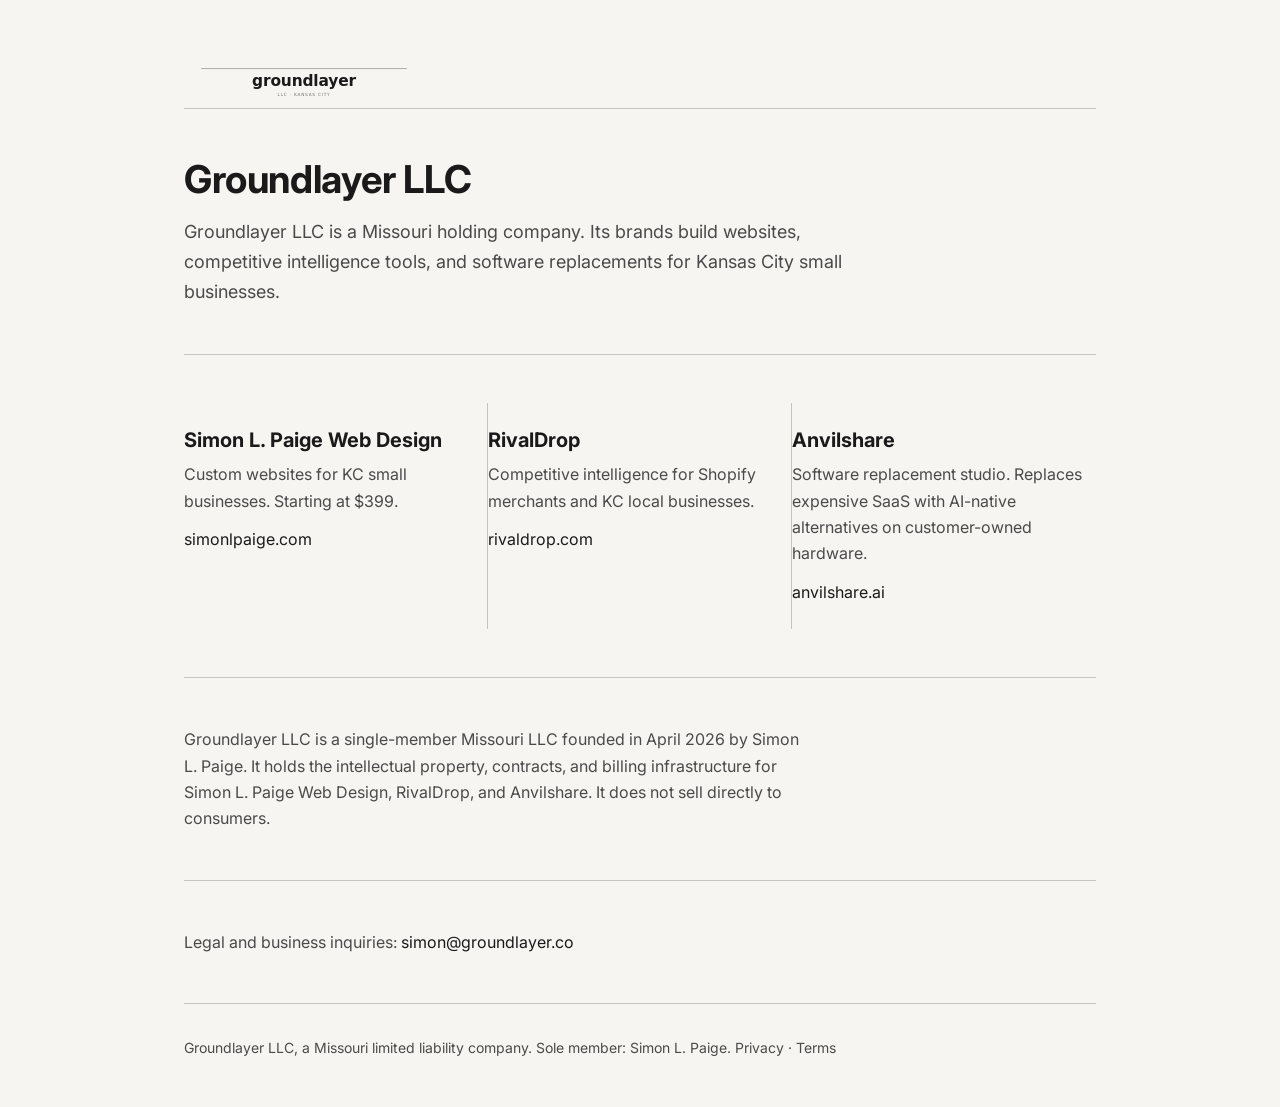
<file: index.html>
<!DOCTYPE html>
<html lang="en">
<head>
  <meta charset="UTF-8">
  <meta name="viewport" content="width=device-width, initial-scale=1.0">
  <title>Groundlayer LLC</title>
  <meta name="description" content="Groundlayer LLC is a Missouri holding company. Its brands build websites, competitive intelligence tools, and software replacements for Kansas City small businesses.">
  <link rel="canonical" href="https://groundlayer.co/">
  <link rel="icon" href="/assets/favicon.svg" type="image/svg+xml">
  <link rel="preconnect" href="https://fonts.googleapis.com">
  <link rel="preconnect" href="https://fonts.gstatic.com" crossorigin>
  <link href="https://fonts.googleapis.com/css2?family=Inter:wght@400;500;700&display=swap" rel="stylesheet">
  <link rel="stylesheet" href="/css/site.css">
  <!-- Open Graph -->
  <meta property="og:title" content="Groundlayer LLC">
  <meta property="og:description" content="Missouri holding company for Simon L. Paige Web Design, RivalDrop, and Anvilshare.">
  <meta property="og:type" content="website">
  <meta property="og:url" content="https://groundlayer.co/">
  <meta name="twitter:card" content="summary">
  <meta name="twitter:title" content="Groundlayer LLC">
  <meta name="twitter:description" content="Missouri holding company for Simon L. Paige Web Design, RivalDrop, and Anvilshare.">
  <!-- Schema.org -->
  <script type="application/ld+json">
  {
    "@context": "https://schema.org",
    "@type": "Organization",
    "name": "Groundlayer LLC",
    "url": "https://groundlayer.co",
    "description": "Missouri holding company for Simon L. Paige Web Design, RivalDrop, and Anvilshare.",
    "foundingDate": "2026-04",
    "founder": {
      "@type": "Person",
      "name": "Simon L. Paige"
    },
    "address": {
      "@type": "PostalAddress",
      "addressLocality": "Kansas City",
      "addressRegion": "MO",
      "addressCountry": "US"
    }
  }
  </script>
</head>
<body>

  <a href="#main-content" class="skip-link">Skip to content</a>

  <div class="container">

    <header class="site-header">
      <a href="/" aria-label="Groundlayer LLC home">
        <img src="/assets/logo.svg" alt="Groundlayer LLC" class="logo" width="560" height="140">
      </a>
    </header>

    <hr>

    <section id="main-content" class="hero">
      <h1>Groundlayer LLC</h1>
      <p>Groundlayer LLC is a Missouri holding company. Its brands build websites, competitive intelligence tools, and software replacements for Kansas City small businesses.</p>
    </section>

    <hr>

    <section class="brands" aria-label="Child brands">
      <div class="brand-item">
        <h2>Simon L. Paige Web Design</h2>
        <p>Custom websites for KC small businesses. Starting at $399.</p>
        <a href="https://simonlpaige.com">simonlpaige.com</a>
      </div>
      <div class="brand-item">
        <h2>RivalDrop</h2>
        <p>Competitive intelligence for Shopify merchants and KC local businesses.</p>
        <a href="https://rivaldrop.com">rivaldrop.com</a>
      </div>
      <div class="brand-item">
        <h2>Anvilshare</h2>
        <p>Software replacement studio. Replaces expensive SaaS with AI-native alternatives on customer-owned hardware.</p>
        <a href="https://anvilshare.ai">anvilshare.ai</a>
      </div>
    </section>

    <hr>

    <section class="about">
      <p>Groundlayer LLC is a single-member Missouri LLC founded in April 2026 by Simon L. Paige. It holds the intellectual property, contracts, and billing infrastructure for Simon L. Paige Web Design, RivalDrop, and Anvilshare. It does not sell directly to consumers.</p>
    </section>

    <hr>

    <section class="contact">
      <p>Legal and business inquiries: <a href="mailto:simon@groundlayer.co">simon@groundlayer.co</a></p>
    </section>

    <hr>

    <footer class="site-footer">
      <p>Groundlayer LLC, a Missouri limited liability company. Sole member: Simon L. Paige. <a href="/privacy.html">Privacy</a> &middot; <a href="/terms.html">Terms</a></p>
    </footer>

  </div>

</body>
</html>
</file>
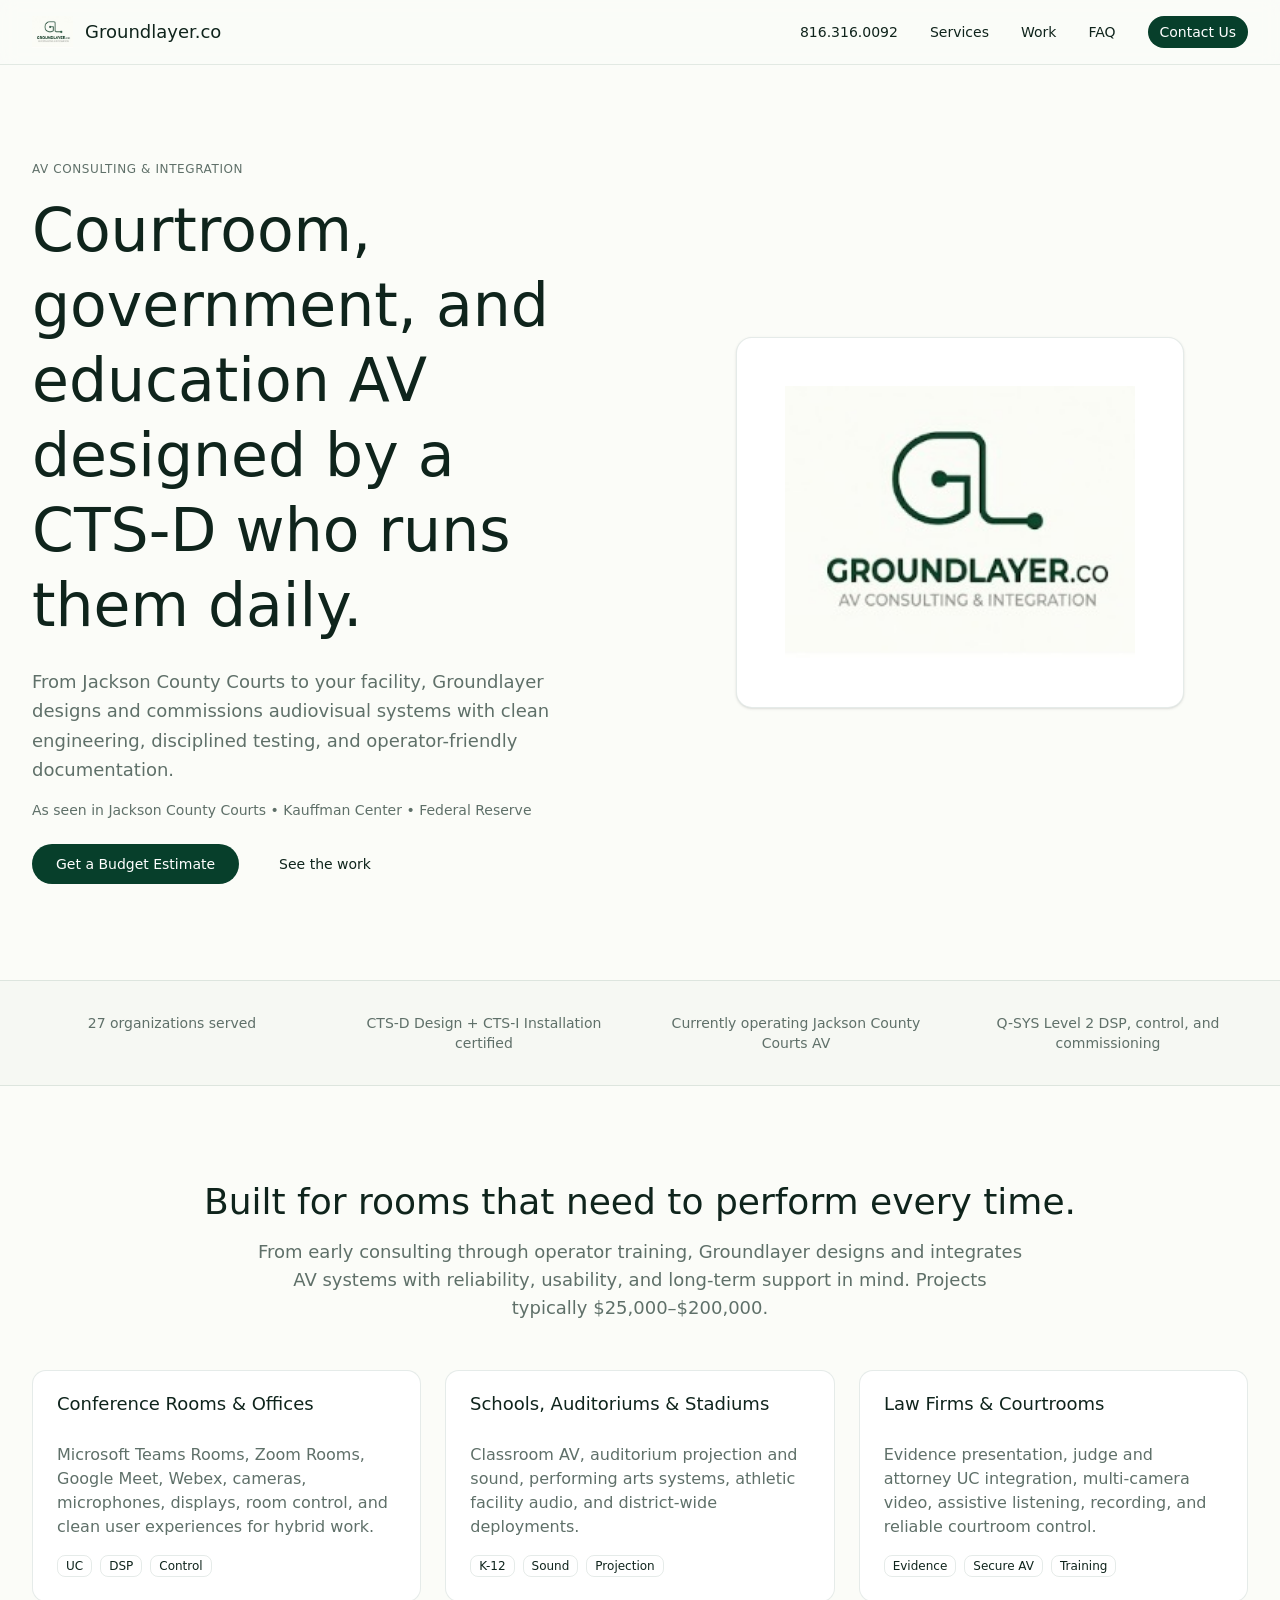
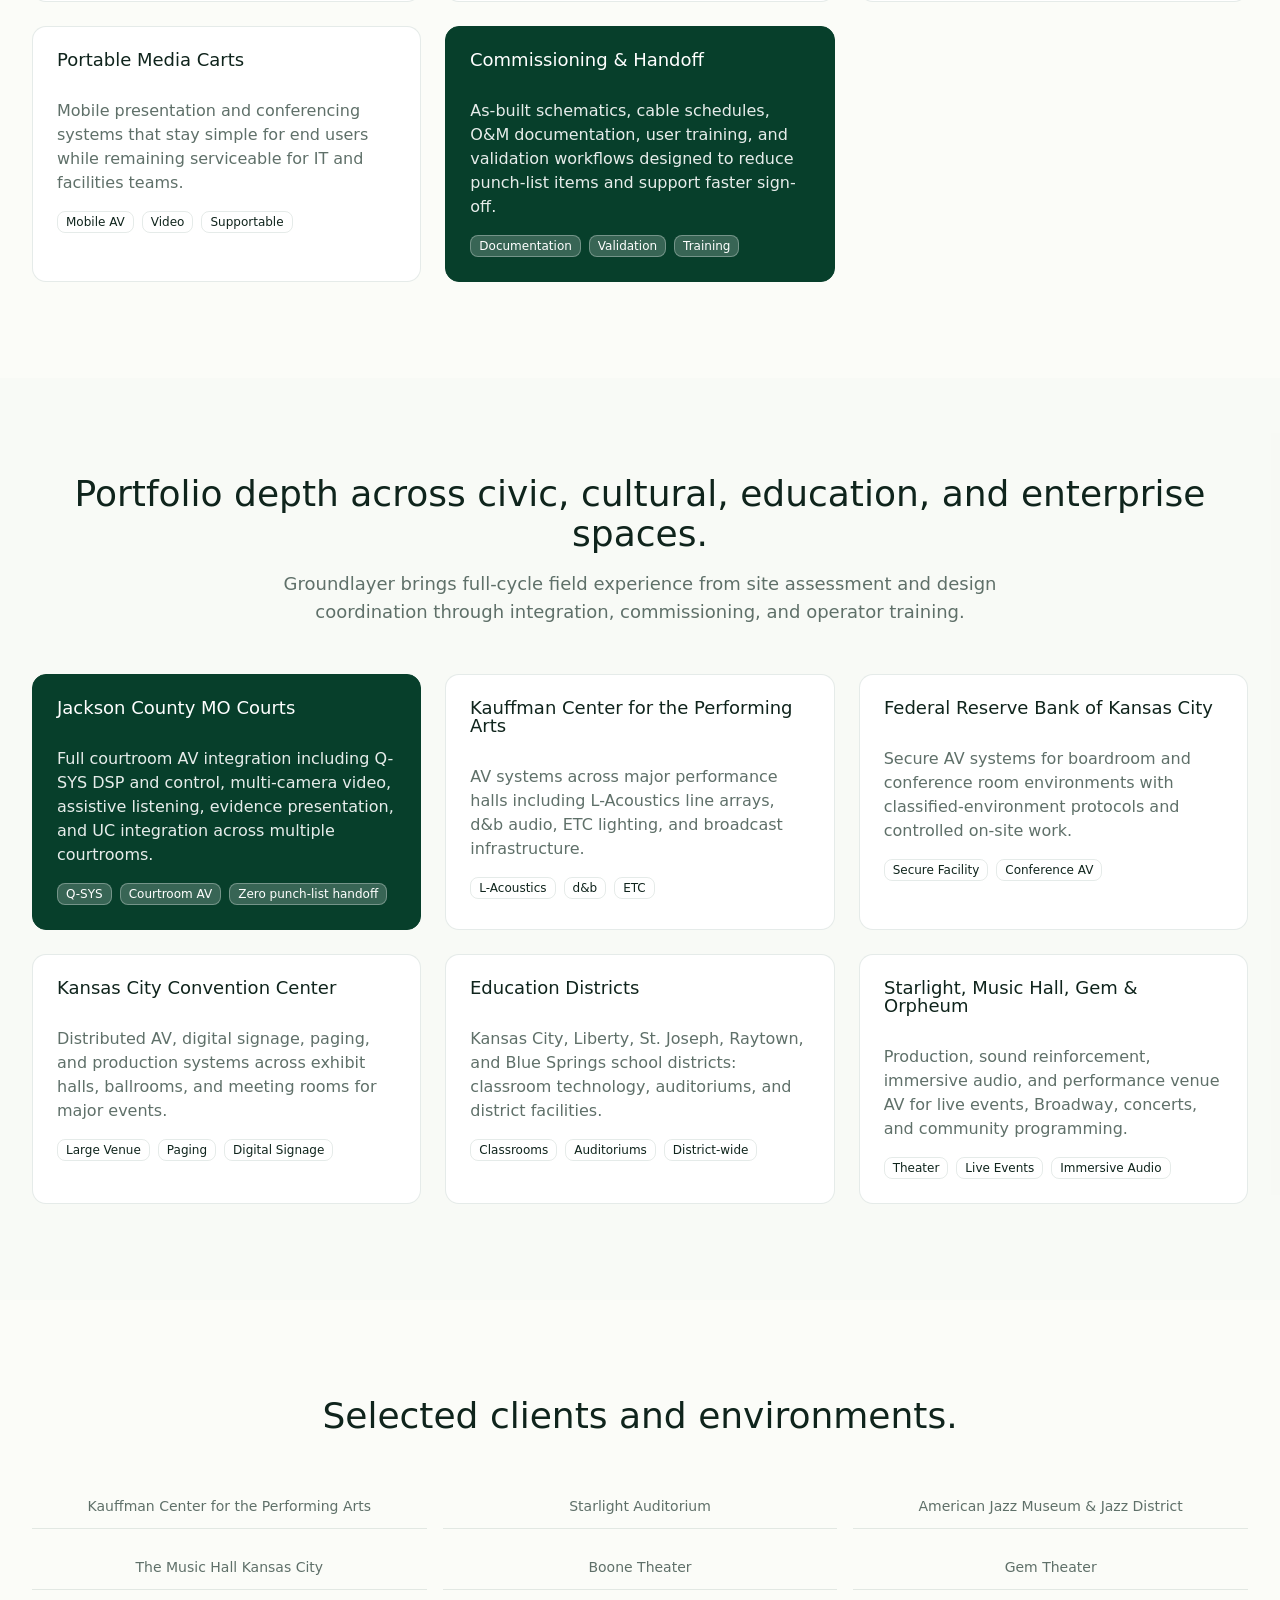
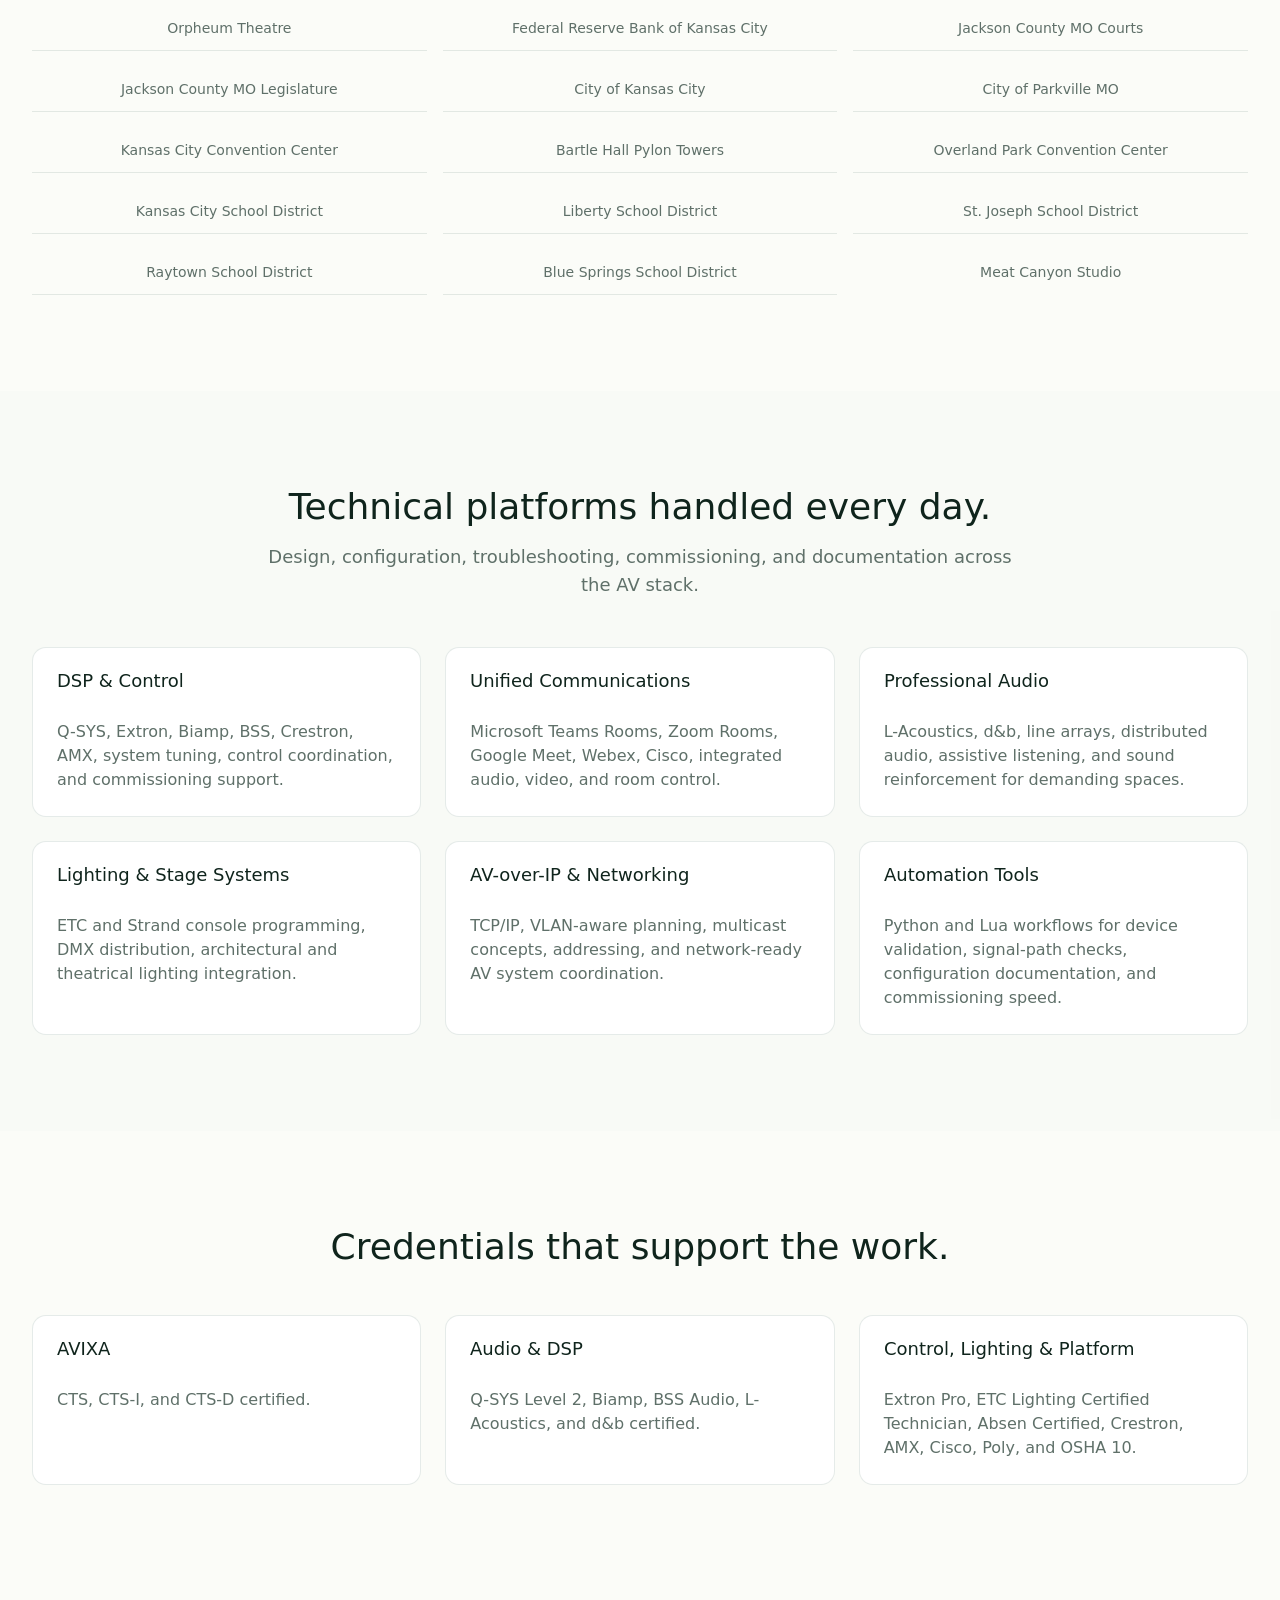
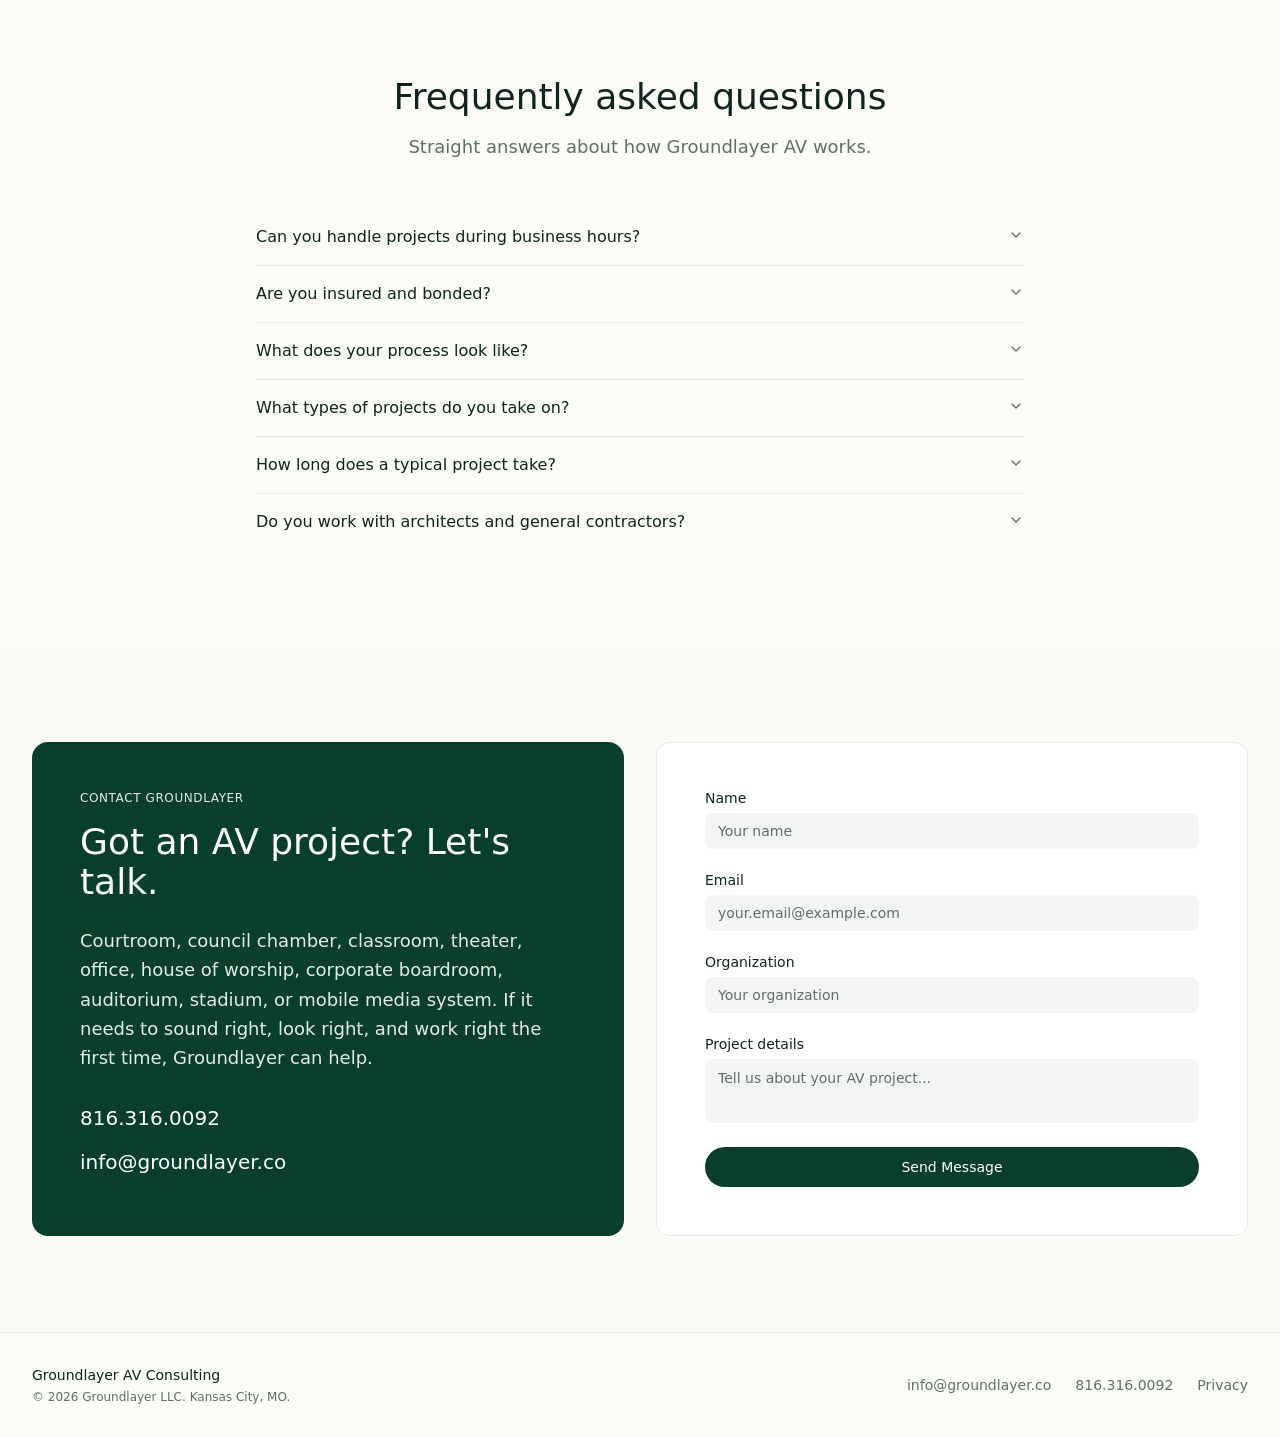
<file: av/index.html>
<!DOCTYPE html>
  <html lang="en">
    <head>
      
      <meta charset="UTF-8" />
      <meta name="viewport" content="width=device-width, initial-scale=1.0" />
      <title>Courtroom & Government AV Consulting | Kansas City | Groundlayer AV</title>
      <meta name="description" content="CTS-D certified AV design & commissioning for courtrooms, law firms, schools, and government facilities in Kansas City. Current Jackson County Courts AV operator. $25K–$200K projects." />
      <meta name="robots" content="index, follow" />
      <meta property="og:title" content="Courtroom & Government AV Consulting | Kansas City | Groundlayer AV" />
      <meta property="og:description" content="CTS-D certified AV design & commissioning for courtrooms, law firms, schools, and government. Current Jackson County Courts AV operator." />
      <meta property="og:type" content="website" />
      <meta property="og:url" content="https://groundlayer.co/av/" />
      <meta property="og:image" content="https://groundlayer.co/av/og-image.png" />
      <meta property="og:image:width" content="1200" />
      <meta property="og:image:height" content="630" />
      <meta property="og:image:alt" content="Groundlayer AV Consulting - CTS-D certified courtrooms and government AV" />
      <meta name="twitter:card" content="summary_large_image" />
      <meta name="twitter:title" content="Courtroom & Government AV Consulting | Kansas City" />
      <meta name="twitter:description" content="CTS-D certified AV design & commissioning. Current Jackson County Courts AV operator. $25K-$200K projects." />
      <meta name="twitter:image" content="https://groundlayer.co/av/og-image.png" />
      <link rel="canonical" href="https://groundlayer.co/av/" />
      <script type="application/ld+json">
      {
        "@context": "https://schema.org",
        "@graph": [
          {
            "@type": "LocalBusiness",
            "@id": "https://groundlayer.co/av/#business",
            "name": "Groundlayer AV Consulting",
            "description": "CTS-D certified AV design, integration, and commissioning for courtrooms, law firms, schools, and government facilities in Kansas City. Current Jackson County Courts AV operator. Projects $25K-$200K.",
            "url": "https://groundlayer.co/av/",
            "telephone": "+1-816-316-0092",
            "email": "info@groundlayer.co",
            "address": {
              "@type": "PostalAddress",
              "addressLocality": "Kansas City",
              "addressRegion": "MO",
              "addressCountry": "US"
            },
            "areaServed": {
              "@type": "City",
              "name": "Kansas City"
            },
            "priceRange": "$25K-$200K",
            "hasCredential": [
              { "@type": "EducationalOccupationalCredential", "credentialCategory": "CTS-D" },
              { "@type": "EducationalOccupationalCredential", "credentialCategory": "CTS-I" },
              { "@type": "EducationalOccupationalCredential", "credentialCategory": "CTS" },
              { "@type": "EducationalOccupationalCredential", "credentialCategory": "Q-SYS Level 2" },
              { "@type": "EducationalOccupationalCredential", "credentialCategory": "ETC Lighting Certified Technician" }
            ],
            "sameAs": [
              "https://groundlayer.co/av/"
            ]
          },
          {
            "@type": "BreadcrumbList",
            "@id": "https://groundlayer.co/av/#breadcrumb",
            "itemListElement": [
              {
                "@type": "ListItem",
                "position": 1,
                "name": "Groundlayer",
                "item": "https://groundlayer.co/"
              },
              {
                "@type": "ListItem",
                "position": 2,
                "name": "AV Consulting",
                "item": "https://groundlayer.co/av/"
              }
            ]
          },
          {
            "@type": "Service",
            "@id": "https://groundlayer.co/av/#service-rooms",
            "name": "Conference Room & Office AV",
            "provider": { "@id": "https://groundlayer.co/av/#business" },
            "description": "Microsoft Teams Rooms, Zoom Rooms, Google Meet, Webex, cameras, microphones, displays, room control, and clean user experiences for hybrid work.",
            "areaServed": { "@type": "City", "name": "Kansas City" }
          },
          {
            "@type": "Service",
            "@id": "https://groundlayer.co/av/#service-schools",
            "name": "School, Auditorium & Stadium AV",
            "provider": { "@id": "https://groundlayer.co/av/#business" },
            "description": "Classroom AV, auditorium projection and sound, performing arts systems, athletic facility audio, and district-wide deployments.",
            "areaServed": { "@type": "City", "name": "Kansas City" }
          },
          {
            "@type": "Service",
            "@id": "https://groundlayer.co/av/#service-courtrooms",
            "name": "Law Firm & Courtroom AV",
            "provider": { "@id": "https://groundlayer.co/av/#business" },
            "description": "Evidence presentation, judge and attorney UC integration, multi-camera video, assistive listening, recording, and reliable courtroom control.",
            "areaServed": { "@type": "City", "name": "Kansas City" }
          },
          {
            "@type": "Service",
            "@id": "https://groundlayer.co/av/#service-carts",
            "name": "Portable Media Cart Systems",
            "provider": { "@id": "https://groundlayer.co/av/#business" },
            "description": "Mobile presentation and conferencing systems that stay simple for end users while remaining serviceable for IT and facilities teams.",
            "areaServed": { "@type": "City", "name": "Kansas City" }
          },
          {
            "@type": "Service",
            "@id": "https://groundlayer.co/av/#service-commissioning",
            "name": "AV Commissioning & Handoff",
            "provider": { "@id": "https://groundlayer.co/av/#business" },
            "description": "As-built schematics, cable schedules, O&M documentation, user training, and validation workflows designed to reduce punch-list items and support faster sign-off.",
            "areaServed": { "@type": "City", "name": "Kansas City" }
          },
          {
            "@type": "FAQPage",
            "@id": "https://groundlayer.co/av/#faq",
            "mainEntity": [
              {
                "@type": "Question",
                "name": "Can you handle projects during business hours?",
                "acceptedAnswer": {
                  "@type": "Answer",
                  "text": "Yes. Design and off-hours commissioning are standard. Site visits are coordinated in advance. For urgent support, Groundlayer maintains a subcontractor network for business-hours response."
                }
              },
              {
                "@type": "Question",
                "name": "What does your process look like?",
                "acceptedAnswer": {
                  "@type": "Answer",
                  "text": "Discovery call to understand your needs, followed by a site survey and detailed proposal. After approval, system design, DSP programming, commissioning, and operator training are handled. Installation labor is handled by trusted subcontractors."
                }
              },
              {
                "@type": "Question",
                "name": "What types of projects do you take on?",
                "acceptedAnswer": {
                  "@type": "Answer",
                  "text": "Courtroom AV, council chambers, law firm conference rooms, school auditoriums, classroom technology, portable media systems, and corporate boardrooms. Projects typically range from $25,000 to $200,000."
                }
              },
              {
                "@type": "Question",
                "name": "How long does a typical project take?",
                "acceptedAnswer": {
                  "@type": "Answer",
                  "text": "Design and proposal: 2-4 weeks. Procurement: 4-8 weeks depending on equipment. Installation and commissioning: 2-6 weeks. Training and handoff: 1 week. Total timeline is typically 2-6 months depending on scope."
                }
              },
              {
                "@type": "Question",
                "name": "Do you work with architects and general contractors?",
                "acceptedAnswer": {
                  "@type": "Answer",
                  "text": "Yes. Groundlayer provides CAD-ready system designs, cable schedules, and specification documents that integrate with your project's construction documents."
                }
              },
              {
                "@type": "Question",
                "name": "Are you insured and bonded?",
                "acceptedAnswer": {
                  "@type": "Answer",
                  "text": "General liability insurance is in place. For projects requiring surety bonding, Groundlayer partners with licensed low-voltage contractors who hold active bonding."
                }
              }
            ]
          }
        ]
      }
      </script>
      <style>html, body { height: 100%; margin: 0; } #root { height: 100%; }</style>
      
      <script type="module" crossorigin src="/av/assets/index-CK5TY3JW.js"></script>
      <link rel="stylesheet" crossorigin href="/av/assets/index-CUlgd98I.css">
    </head>

    <body>
      
      <div id="root"></div>
      
    </body>
  </html>
</file>
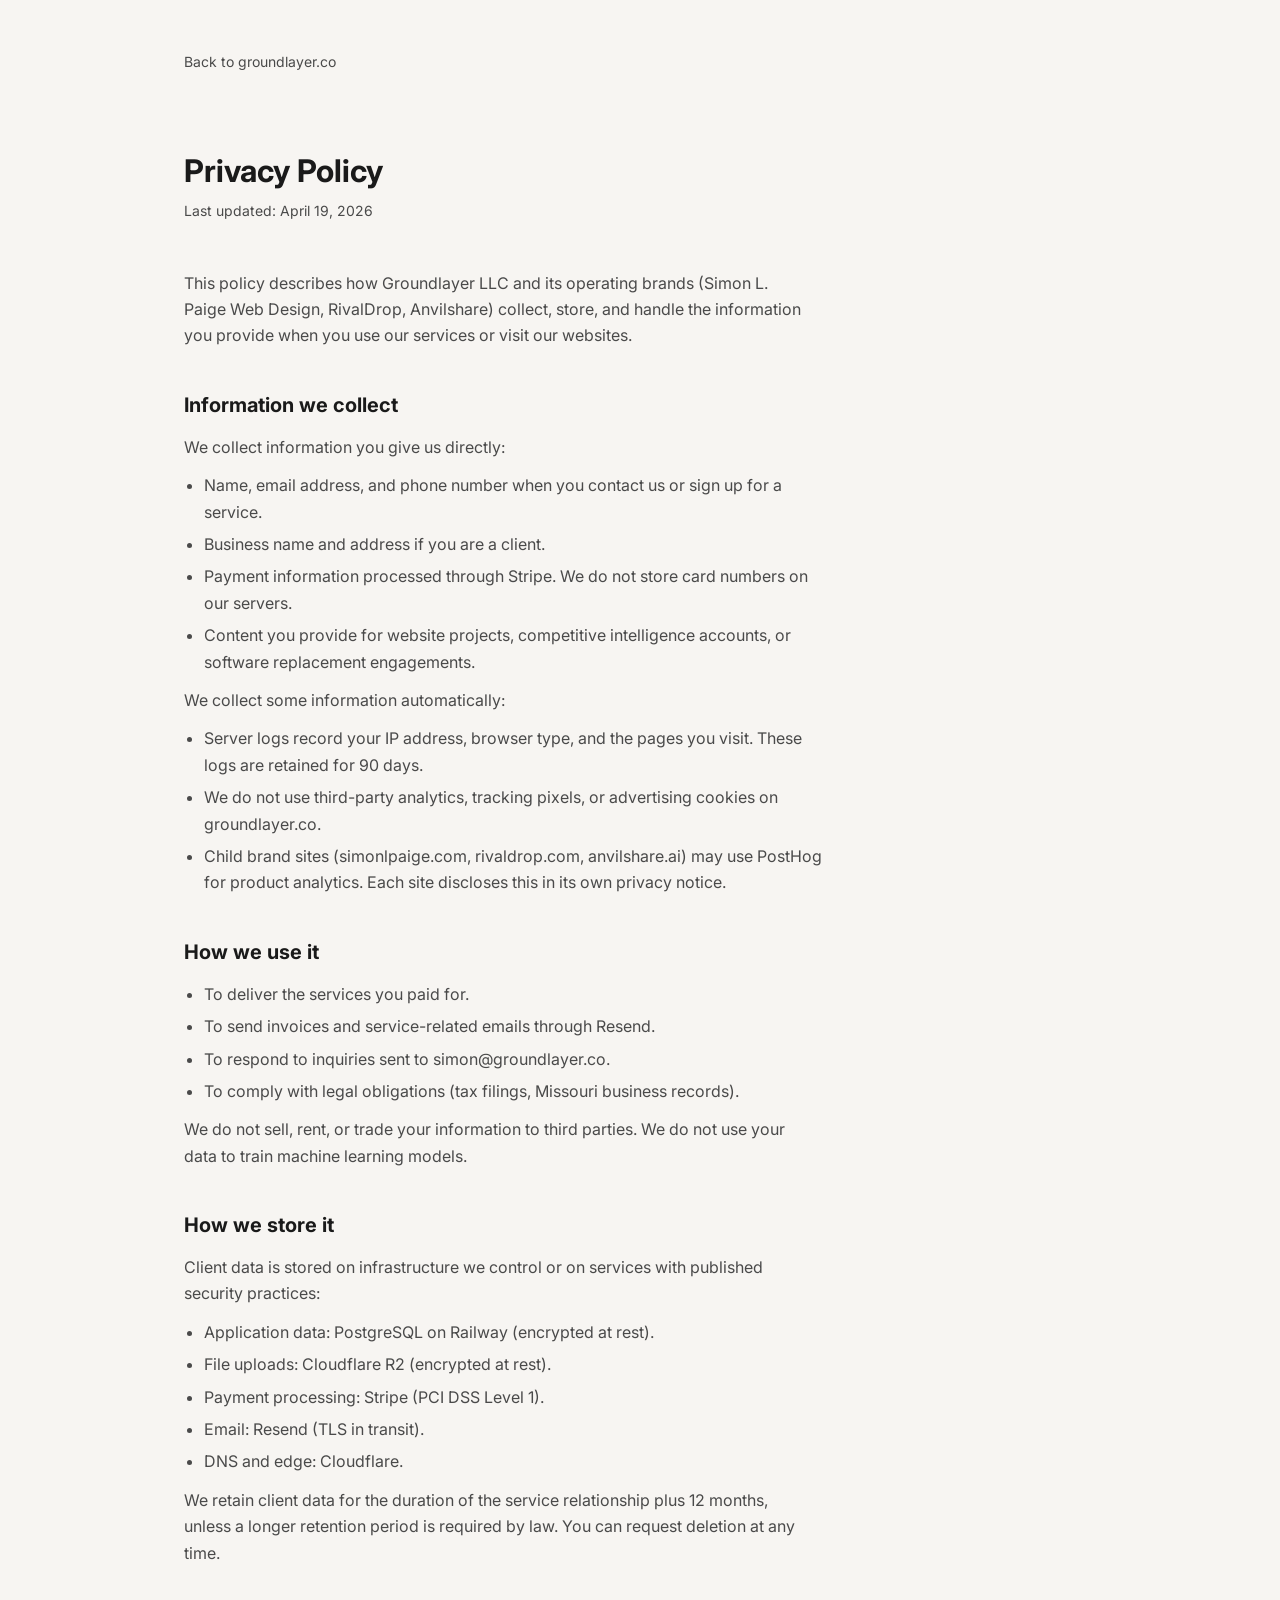
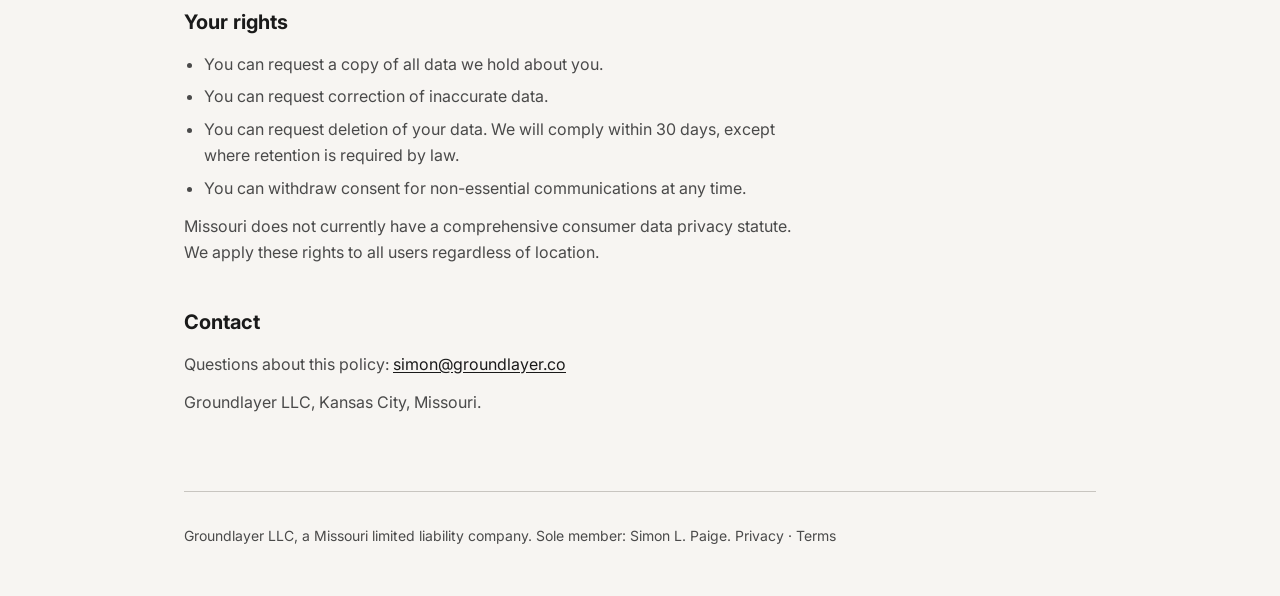
<file: privacy.html>
<!DOCTYPE html>
<html lang="en">
<head>
  <meta charset="UTF-8">
  <meta name="viewport" content="width=device-width, initial-scale=1.0">
  <title>Privacy Policy - Groundlayer LLC</title>
  <meta name="description" content="Privacy policy for Groundlayer LLC and its operating brands: Simon L. Paige Web Design, RivalDrop, and Anvilshare.">
  <link rel="canonical" href="https://groundlayer.co/privacy.html">
  <link rel="icon" href="/assets/favicon.svg" type="image/svg+xml">
  <link rel="preconnect" href="https://fonts.googleapis.com">
  <link rel="preconnect" href="https://fonts.gstatic.com" crossorigin>
  <link href="https://fonts.googleapis.com/css2?family=Inter:wght@400;500;700&display=swap" rel="stylesheet">
  <link rel="stylesheet" href="/css/site.css">
  <!-- Open Graph -->
  <meta property="og:title" content="Privacy Policy - Groundlayer LLC">
  <meta property="og:description" content="Privacy policy for Groundlayer LLC and its operating brands.">
  <meta property="og:type" content="article">
  <meta property="og:url" content="https://groundlayer.co/privacy.html">
  <meta name="twitter:card" content="summary">
  <!-- Schema.org -->
  <script type="application/ld+json">
  {
    "@context": "https://schema.org",
    "@type": "WebPage",
    "name": "Privacy Policy",
    "url": "https://groundlayer.co/privacy.html",
    "description": "Privacy policy for Groundlayer LLC and its operating brands: Simon L. Paige Web Design, RivalDrop, and Anvilshare.",
    "dateModified": "2026-04-19",
    "isPartOf": {
      "@type": "WebSite",
      "name": "Groundlayer LLC",
      "url": "https://groundlayer.co"
    },
    "publisher": {
      "@type": "Organization",
      "name": "Groundlayer LLC",
      "url": "https://groundlayer.co"
    }
  }
  </script>
</head>
<body>

  <a href="#main-content" class="skip-link">Skip to content</a>

  <div class="container">

    <header class="site-header">
      <a href="/" class="legal-back">Back to groundlayer.co</a>
    </header>

    <main id="main-content" class="legal-page">

      <h1>Privacy Policy</h1>
      <p class="last-updated">Last updated: April 19, 2026</p>

      <p>This policy describes how Groundlayer LLC and its operating brands (Simon L. Paige Web Design, RivalDrop, Anvilshare) collect, store, and handle the information you provide when you use our services or visit our websites.</p>

      <h2>Information we collect</h2>

      <p>We collect information you give us directly:</p>
      <ul>
        <li>Name, email address, and phone number when you contact us or sign up for a service.</li>
        <li>Business name and address if you are a client.</li>
        <li>Payment information processed through Stripe. We do not store card numbers on our servers.</li>
        <li>Content you provide for website projects, competitive intelligence accounts, or software replacement engagements.</li>
      </ul>

      <p>We collect some information automatically:</p>
      <ul>
        <li>Server logs record your IP address, browser type, and the pages you visit. These logs are retained for 90 days.</li>
        <li>We do not use third-party analytics, tracking pixels, or advertising cookies on groundlayer.co.</li>
        <li>Child brand sites (simonlpaige.com, rivaldrop.com, anvilshare.ai) may use PostHog for product analytics. Each site discloses this in its own privacy notice.</li>
      </ul>

      <h2>How we use it</h2>

      <ul>
        <li>To deliver the services you paid for.</li>
        <li>To send invoices and service-related emails through Resend.</li>
        <li>To respond to inquiries sent to simon@groundlayer.co.</li>
        <li>To comply with legal obligations (tax filings, Missouri business records).</li>
      </ul>

      <p>We do not sell, rent, or trade your information to third parties. We do not use your data to train machine learning models.</p>

      <h2>How we store it</h2>

      <p>Client data is stored on infrastructure we control or on services with published security practices:</p>
      <ul>
        <li>Application data: PostgreSQL on Railway (encrypted at rest).</li>
        <li>File uploads: Cloudflare R2 (encrypted at rest).</li>
        <li>Payment processing: Stripe (PCI DSS Level 1).</li>
        <li>Email: Resend (TLS in transit).</li>
        <li>DNS and edge: Cloudflare.</li>
      </ul>

      <p>We retain client data for the duration of the service relationship plus 12 months, unless a longer retention period is required by law. You can request deletion at any time.</p>

      <h2>Your rights</h2>

      <ul>
        <li>You can request a copy of all data we hold about you.</li>
        <li>You can request correction of inaccurate data.</li>
        <li>You can request deletion of your data. We will comply within 30 days, except where retention is required by law.</li>
        <li>You can withdraw consent for non-essential communications at any time.</li>
      </ul>

      <p>Missouri does not currently have a comprehensive consumer data privacy statute. We apply these rights to all users regardless of location.</p>

      <h2>Contact</h2>

      <p>Questions about this policy: <a href="mailto:simon@groundlayer.co">simon@groundlayer.co</a></p>

      <p>Groundlayer LLC, Kansas City, Missouri.</p>

    </main>

    <hr>

    <footer class="site-footer">
      <p>Groundlayer LLC, a Missouri limited liability company. Sole member: Simon L. Paige. <a href="/privacy.html">Privacy</a> &middot; <a href="/terms.html">Terms</a></p>
    </footer>

  </div>

</body>
</html>
</file>
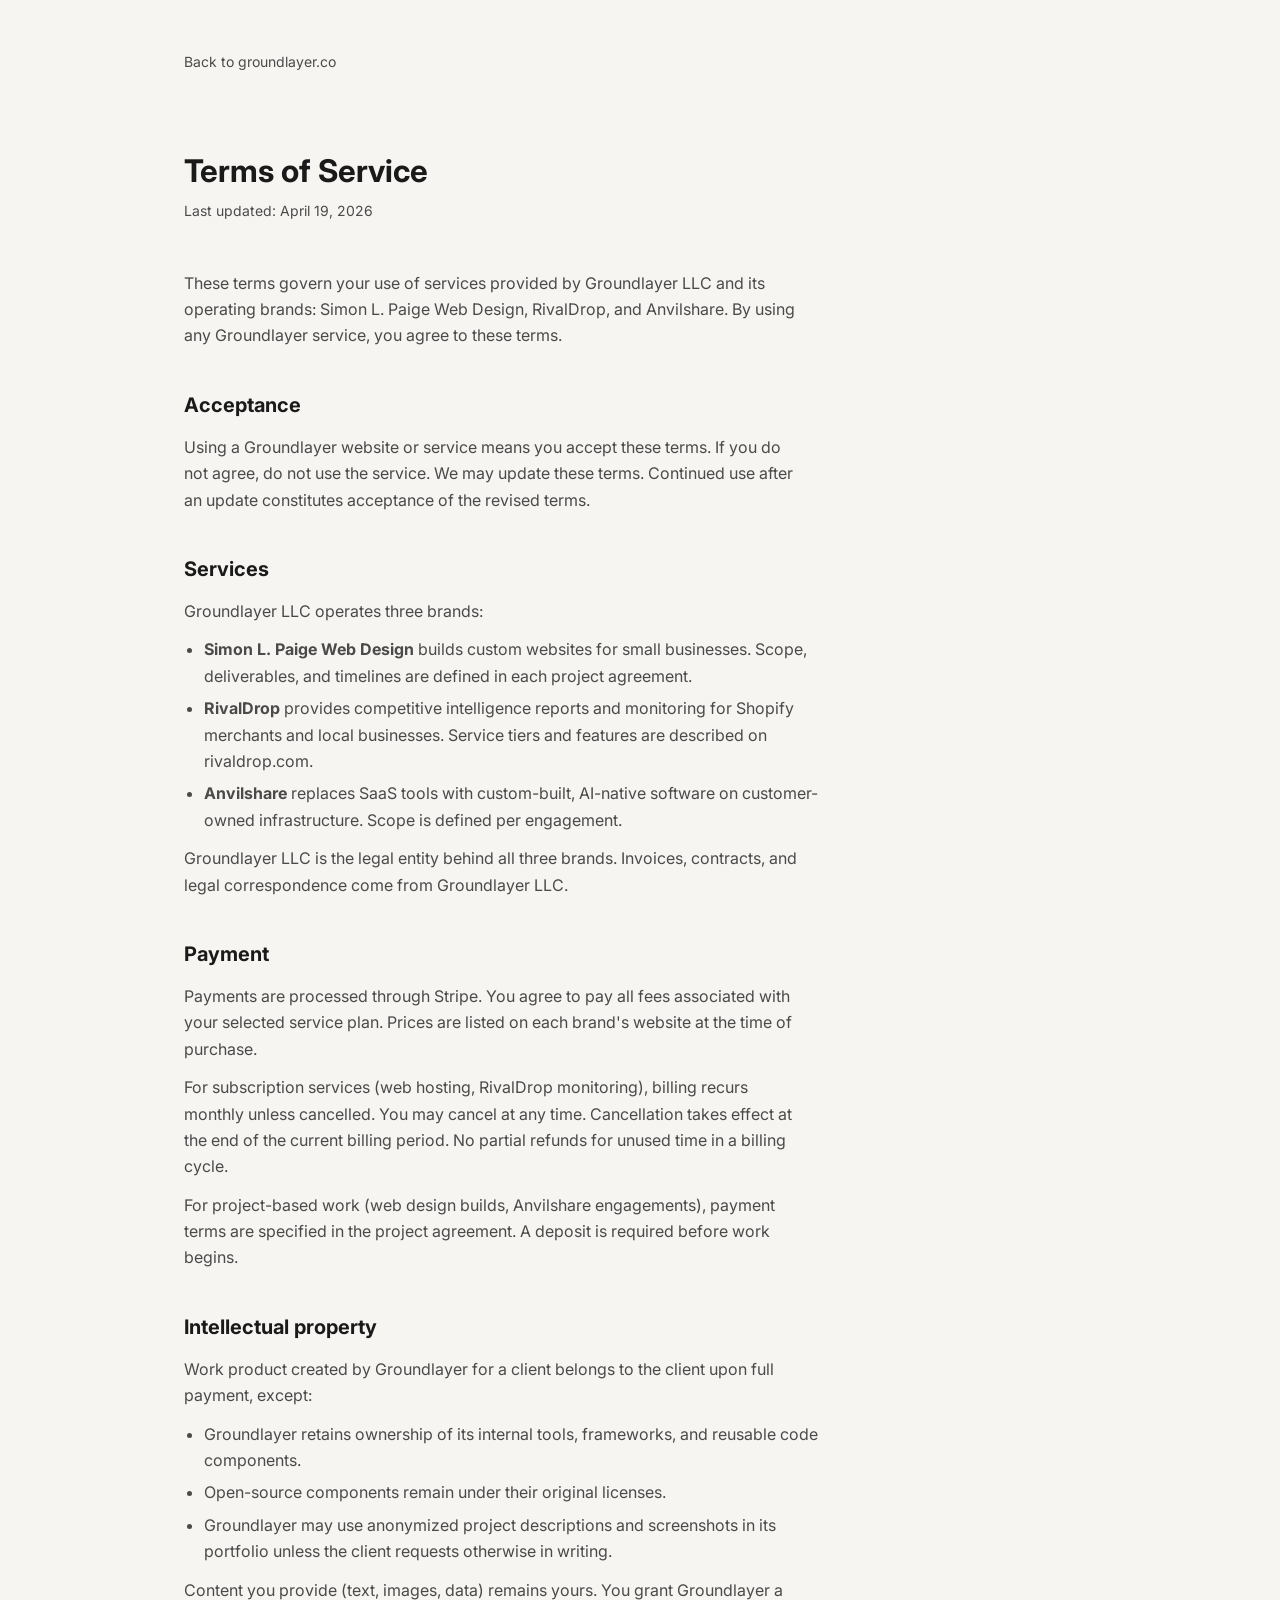
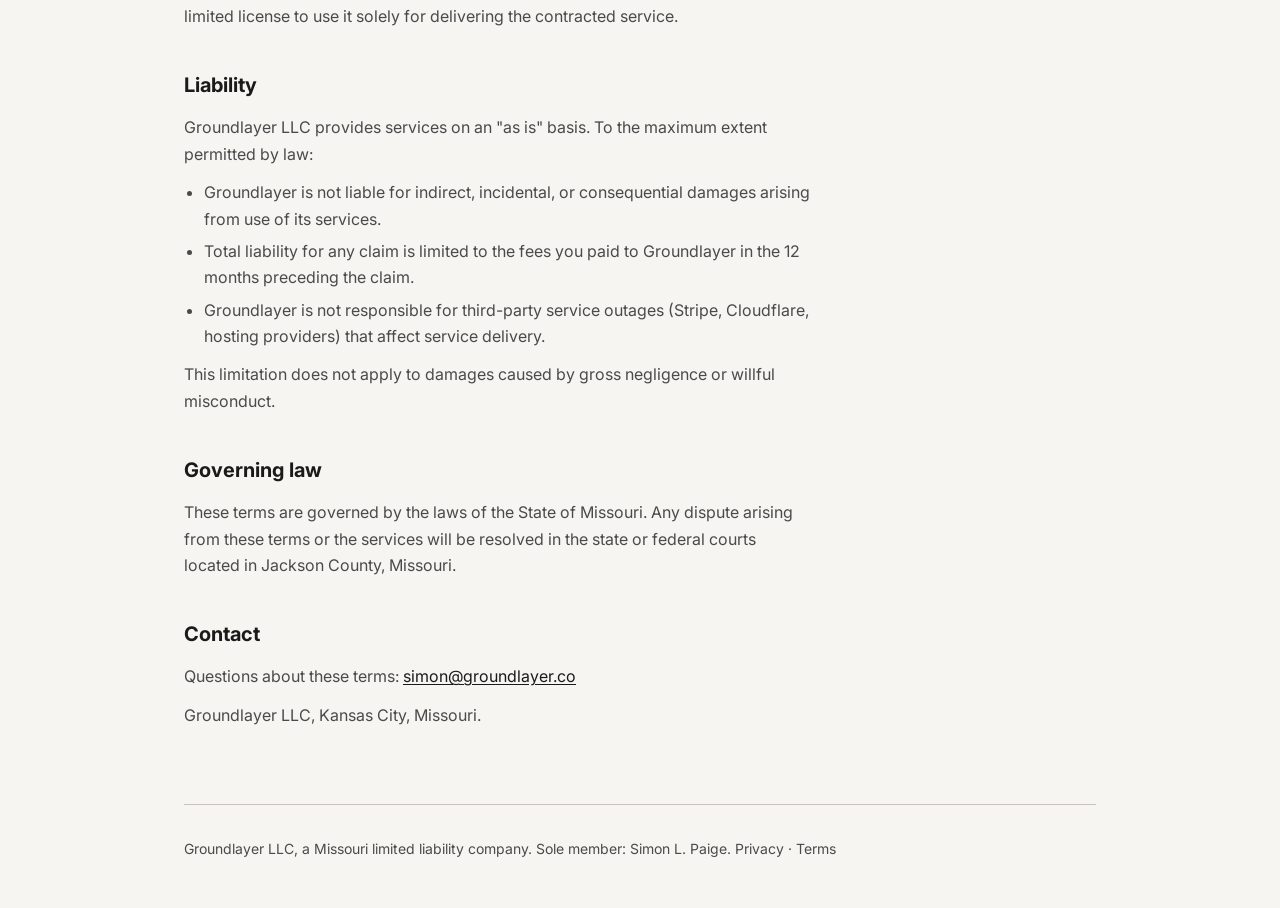
<file: terms.html>
<!DOCTYPE html>
<html lang="en">
<head>
  <meta charset="UTF-8">
  <meta name="viewport" content="width=device-width, initial-scale=1.0">
  <title>Terms of Service - Groundlayer LLC</title>
  <meta name="description" content="Terms of service for Groundlayer LLC and its operating brands: Simon L. Paige Web Design, RivalDrop, and Anvilshare.">
  <link rel="canonical" href="https://groundlayer.co/terms.html">
  <link rel="icon" href="/assets/favicon.svg" type="image/svg+xml">
  <link rel="preconnect" href="https://fonts.googleapis.com">
  <link rel="preconnect" href="https://fonts.gstatic.com" crossorigin>
  <link href="https://fonts.googleapis.com/css2?family=Inter:wght@400;500;700&display=swap" rel="stylesheet">
  <link rel="stylesheet" href="/css/site.css">
  <!-- Open Graph -->
  <meta property="og:title" content="Terms of Service - Groundlayer LLC">
  <meta property="og:description" content="Terms of service for Groundlayer LLC and its operating brands.">
  <meta property="og:type" content="article">
  <meta property="og:url" content="https://groundlayer.co/terms.html">
  <meta name="twitter:card" content="summary">
  <!-- Schema.org -->
  <script type="application/ld+json">
  {
    "@context": "https://schema.org",
    "@type": "WebPage",
    "name": "Terms of Service",
    "url": "https://groundlayer.co/terms.html",
    "description": "Terms of service for Groundlayer LLC and its operating brands: Simon L. Paige Web Design, RivalDrop, and Anvilshare.",
    "dateModified": "2026-04-19",
    "isPartOf": {
      "@type": "WebSite",
      "name": "Groundlayer LLC",
      "url": "https://groundlayer.co"
    },
    "publisher": {
      "@type": "Organization",
      "name": "Groundlayer LLC",
      "url": "https://groundlayer.co"
    }
  }
  </script>
</head>
<body>

  <a href="#main-content" class="skip-link">Skip to content</a>

  <div class="container">

    <header class="site-header">
      <a href="/" class="legal-back">Back to groundlayer.co</a>
    </header>

    <main id="main-content" class="legal-page">

      <h1>Terms of Service</h1>
      <p class="last-updated">Last updated: April 19, 2026</p>

      <p>These terms govern your use of services provided by Groundlayer LLC and its operating brands: Simon L. Paige Web Design, RivalDrop, and Anvilshare. By using any Groundlayer service, you agree to these terms.</p>

      <h2>Acceptance</h2>

      <p>Using a Groundlayer website or service means you accept these terms. If you do not agree, do not use the service. We may update these terms. Continued use after an update constitutes acceptance of the revised terms.</p>

      <h2>Services</h2>

      <p>Groundlayer LLC operates three brands:</p>
      <ul>
        <li><strong>Simon L. Paige Web Design</strong> builds custom websites for small businesses. Scope, deliverables, and timelines are defined in each project agreement.</li>
        <li><strong>RivalDrop</strong> provides competitive intelligence reports and monitoring for Shopify merchants and local businesses. Service tiers and features are described on rivaldrop.com.</li>
        <li><strong>Anvilshare</strong> replaces SaaS tools with custom-built, AI-native software on customer-owned infrastructure. Scope is defined per engagement.</li>
      </ul>

      <p>Groundlayer LLC is the legal entity behind all three brands. Invoices, contracts, and legal correspondence come from Groundlayer LLC.</p>

      <h2>Payment</h2>

      <p>Payments are processed through Stripe. You agree to pay all fees associated with your selected service plan. Prices are listed on each brand's website at the time of purchase.</p>

      <p>For subscription services (web hosting, RivalDrop monitoring), billing recurs monthly unless cancelled. You may cancel at any time. Cancellation takes effect at the end of the current billing period. No partial refunds for unused time in a billing cycle.</p>

      <p>For project-based work (web design builds, Anvilshare engagements), payment terms are specified in the project agreement. A deposit is required before work begins.</p>

      <h2>Intellectual property</h2>

      <p>Work product created by Groundlayer for a client belongs to the client upon full payment, except:</p>
      <ul>
        <li>Groundlayer retains ownership of its internal tools, frameworks, and reusable code components.</li>
        <li>Open-source components remain under their original licenses.</li>
        <li>Groundlayer may use anonymized project descriptions and screenshots in its portfolio unless the client requests otherwise in writing.</li>
      </ul>

      <p>Content you provide (text, images, data) remains yours. You grant Groundlayer a limited license to use it solely for delivering the contracted service.</p>

      <h2>Liability</h2>

      <p>Groundlayer LLC provides services on an "as is" basis. To the maximum extent permitted by law:</p>
      <ul>
        <li>Groundlayer is not liable for indirect, incidental, or consequential damages arising from use of its services.</li>
        <li>Total liability for any claim is limited to the fees you paid to Groundlayer in the 12 months preceding the claim.</li>
        <li>Groundlayer is not responsible for third-party service outages (Stripe, Cloudflare, hosting providers) that affect service delivery.</li>
      </ul>

      <p>This limitation does not apply to damages caused by gross negligence or willful misconduct.</p>

      <h2>Governing law</h2>

      <p>These terms are governed by the laws of the State of Missouri. Any dispute arising from these terms or the services will be resolved in the state or federal courts located in Jackson County, Missouri.</p>

      <h2>Contact</h2>

      <p>Questions about these terms: <a href="mailto:simon@groundlayer.co">simon@groundlayer.co</a></p>

      <p>Groundlayer LLC, Kansas City, Missouri.</p>

    </main>

    <hr>

    <footer class="site-footer">
      <p>Groundlayer LLC, a Missouri limited liability company. Sole member: Simon L. Paige. <a href="/privacy.html">Privacy</a> &middot; <a href="/terms.html">Terms</a></p>
    </footer>

  </div>

</body>
</html>
</file>
<file: css/site.css>
/* Groundlayer LLC - site.css
   Bedrock flavor. Typography-first. Most restrained brand in the family.
   Family law: no gradients, no rounded borders >8px, Inter body, 1.250 scale. */

/* ── Reset ── */
*, *::before, *::after {
  box-sizing: border-box;
  margin: 0;
  padding: 0;
}

/* ── Tokens ── */
:root {
  --ink: #1A1A1A;
  --paper: #F7F5F2;
  --secondary: #4A4A4A;
  --rule: #C8C5C0;
  --success: #2E7D52;
  --error: #B03030;

  --font-body: "Inter", system-ui, -apple-system, sans-serif;
  --base: 1rem;            /* 16px */
  --scale: 1.25;           /* Major Third */
  --line-height: 1.65;
  --max-width: 960px;
  --max-line: 62ch;
  --radius: 0px;
  --space-unit: 4px;
}

/* ── Type scale (Major Third 1.250) ── */
:root {
  --step-0: 1rem;          /* 16px - body */
  --step-1: 1.125rem;      /* 18px - subhead */
  --step-2: 1.25rem;       /* 20px */
  --step-3: 1.563rem;      /* 25px */
  --step-4: 1.953rem;      /* ~31px */
  --step-5: 2.441rem;      /* ~39px - hero heading */
}

/* ── Base ── */
html {
  font-size: var(--base);
  scroll-behavior: smooth;
}

@media (prefers-reduced-motion: reduce) {
  html { scroll-behavior: auto; }
  *, *::before, *::after {
    animation-duration: 0.01ms !important;
    animation-iteration-count: 1 !important;
    transition-duration: 0.01ms !important;
  }
}

body {
  font-family: var(--font-body);
  font-weight: 400;
  line-height: var(--line-height);
  color: var(--ink);
  background-color: var(--paper);
  -webkit-font-smoothing: antialiased;
  -moz-osx-font-smoothing: grayscale;
}

/* ── Layout ── */
.container {
  max-width: var(--max-width);
  margin: 0 auto;
  padding: 0 24px;
}

/* ── Links ── */
a {
  color: var(--ink);
  text-decoration: none;
}

a:hover {
  text-decoration: underline;
  color: var(--secondary);
}

/* ── Skip link (WCAG accessibility) ── */
.skip-link {
  position: absolute;
  top: -100%;
  left: 0;
  z-index: 100;
  padding: 12px 24px;
  background: var(--ink);
  color: var(--paper);
  font-size: 0.875rem;
  font-weight: 500;
  text-decoration: none;
}

.skip-link:focus {
  position: fixed;
  top: 0;
  left: 0;
  outline: 2px solid var(--ink);
  outline-offset: 2px;
}

/* ── Focus (family law: 2px ring, always visible) ── */
a:focus-visible,
button:focus-visible,
[tabindex]:focus-visible {
  outline: 2px solid var(--ink);
  outline-offset: 2px;
}

/* ── Horizon rules ── */
hr {
  border: none;
  border-top: 1px solid var(--rule);
  margin: 0;
}

/* ── Header ── */
.site-header {
  padding: 48px 0 0;
}

.site-header .logo {
  display: block;
  max-width: 240px;
  height: auto;
}

/* ── Hero ── */
.hero {
  padding: 48px 0;
}

.hero h1 {
  font-family: var(--font-body);
  font-weight: 700;
  font-size: 2.4rem;
  line-height: 1.15;
  color: var(--ink);
  margin-bottom: 16px;
  letter-spacing: -0.01em;
}

.hero p {
  font-size: var(--step-1);
  max-width: var(--max-line);
  color: var(--secondary);
}

/* ── Child brands ── */
.brands {
  display: grid;
  grid-template-columns: 1fr 1fr 1fr;
  gap: 0;
  padding: 48px 0;
}

.brand-item {
  padding: 24px 24px 24px 0;
  border-right: 1px solid var(--rule);
}

.brand-item:last-child {
  border-right: none;
  padding-right: 0;
}

.brand-item h2 {
  font-family: var(--font-body);
  font-weight: 700;
  font-size: var(--step-2);
  line-height: 1.3;
  margin-bottom: 8px;
}

.brand-item p {
  font-size: var(--step-0);
  color: var(--secondary);
  max-width: var(--max-line);
  margin-bottom: 12px;
}

.brand-item a {
  font-size: var(--step-0);
  color: var(--ink);
  text-decoration: none;
}

.brand-item a:hover {
  text-decoration: underline;
}

/* ── About ── */
.about {
  padding: 48px 0;
}

.about p {
  max-width: var(--max-line);
  color: var(--secondary);
}

/* ── Contact ── */
.contact {
  padding: 48px 0;
}

.contact p {
  max-width: var(--max-line);
  color: var(--secondary);
}

.contact a {
  color: var(--ink);
  text-decoration: none;
}

.contact a:hover {
  text-decoration: underline;
}

/* ── Footer ── */
.site-footer {
  padding: 32px 0 48px;
}

.site-footer p {
  font-size: 0.875rem;
  color: var(--secondary);
}

.site-footer a {
  color: var(--secondary);
  text-decoration: none;
}

.site-footer a:hover {
  color: var(--ink);
  text-decoration: underline;
}

/* ── Legal pages (privacy, terms) ── */
.legal-page {
  padding: 48px 0 64px;
}

.legal-page h1 {
  font-family: var(--font-body);
  font-weight: 700;
  font-size: var(--step-4);
  line-height: 1.2;
  margin-bottom: 8px;
}

.legal-page .last-updated {
  font-size: 0.875rem;
  color: var(--secondary);
  margin-bottom: 48px;
}

.legal-page h2 {
  font-family: var(--font-body);
  font-weight: 700;
  font-size: var(--step-2);
  margin-top: 40px;
  margin-bottom: 12px;
}

.legal-page p,
.legal-page li {
  max-width: var(--max-line);
  color: var(--secondary);
  margin-bottom: 12px;
}

.legal-page ul {
  padding-left: 20px;
  margin-bottom: 12px;
}

.legal-page li {
  margin-bottom: 6px;
}

.legal-page a {
  color: var(--ink);
  text-decoration: underline;
  text-underline-offset: 2px;
}

.legal-page a:hover {
  color: var(--secondary);
}

.legal-back {
  display: inline-block;
  margin-bottom: 32px;
  font-size: 0.875rem;
  color: var(--secondary);
  text-decoration: none;
}

.legal-back:hover {
  color: var(--ink);
  text-decoration: underline;
}

/* ── Responsive ── */
@media (max-width: 720px) {
  .brands {
    grid-template-columns: 1fr;
  }

  .brand-item {
    padding: 24px 0;
    border-right: none;
    border-bottom: 1px solid var(--rule);
  }

  .brand-item:last-child {
    border-bottom: none;
  }

  .hero h1 {
    font-size: var(--step-4);
  }

  .site-header {
    padding: 32px 0 0;
  }

  .site-header .logo {
    max-width: 180px;
  }
}

/* ── Print ── */
@media print {
  body {
    color: #000;
    background: #fff;
    font-size: 11pt;
    line-height: 1.5;
  }

  .container {
    max-width: 100%;
    padding: 0;
  }

  a {
    color: #000;
    text-decoration: underline;
  }

  a[href]::after {
    content: " (" attr(href) ")";
    font-size: 0.8em;
    color: #555;
  }

  a[href^="#"]::after,
  a[href^="mailto:"]::after {
    content: "";
  }

  hr {
    border-top-color: #999;
  }

  .site-header,
  .site-footer {
    padding: 12px 0;
  }
}
</file>
